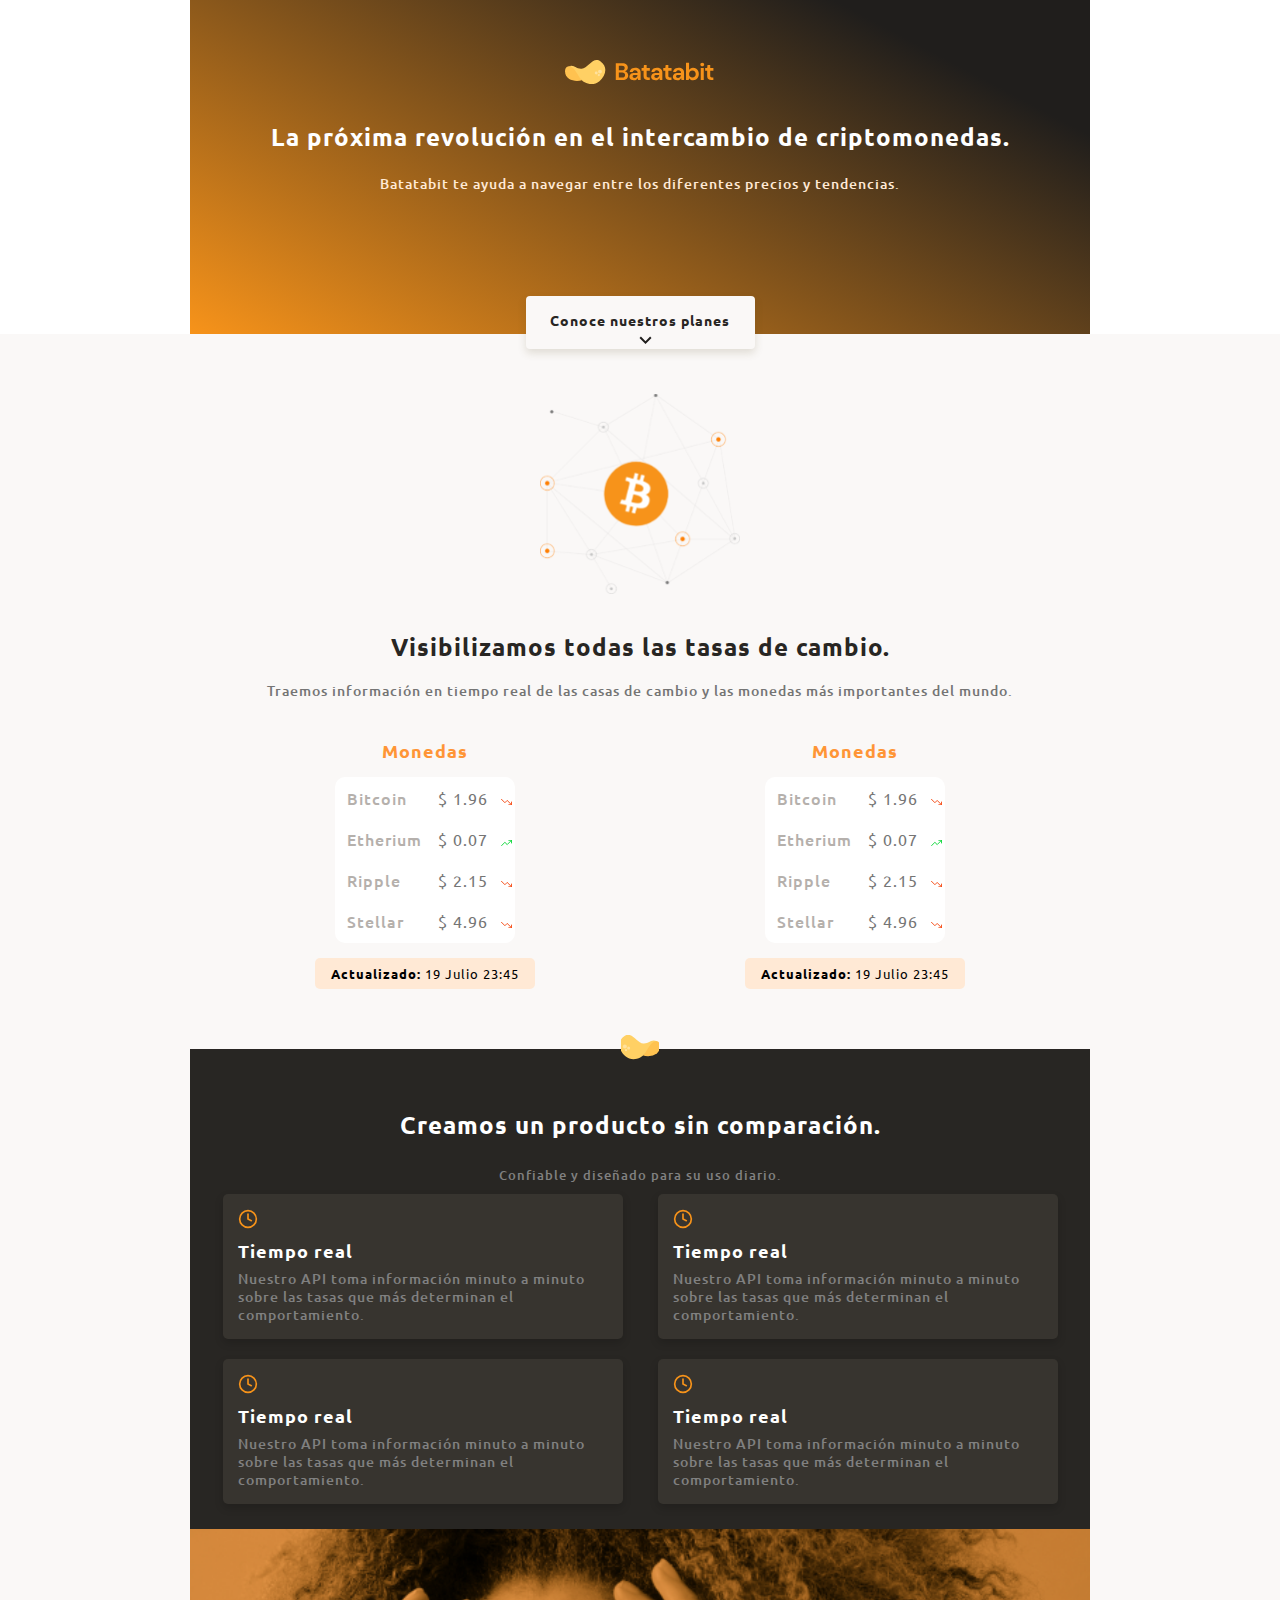
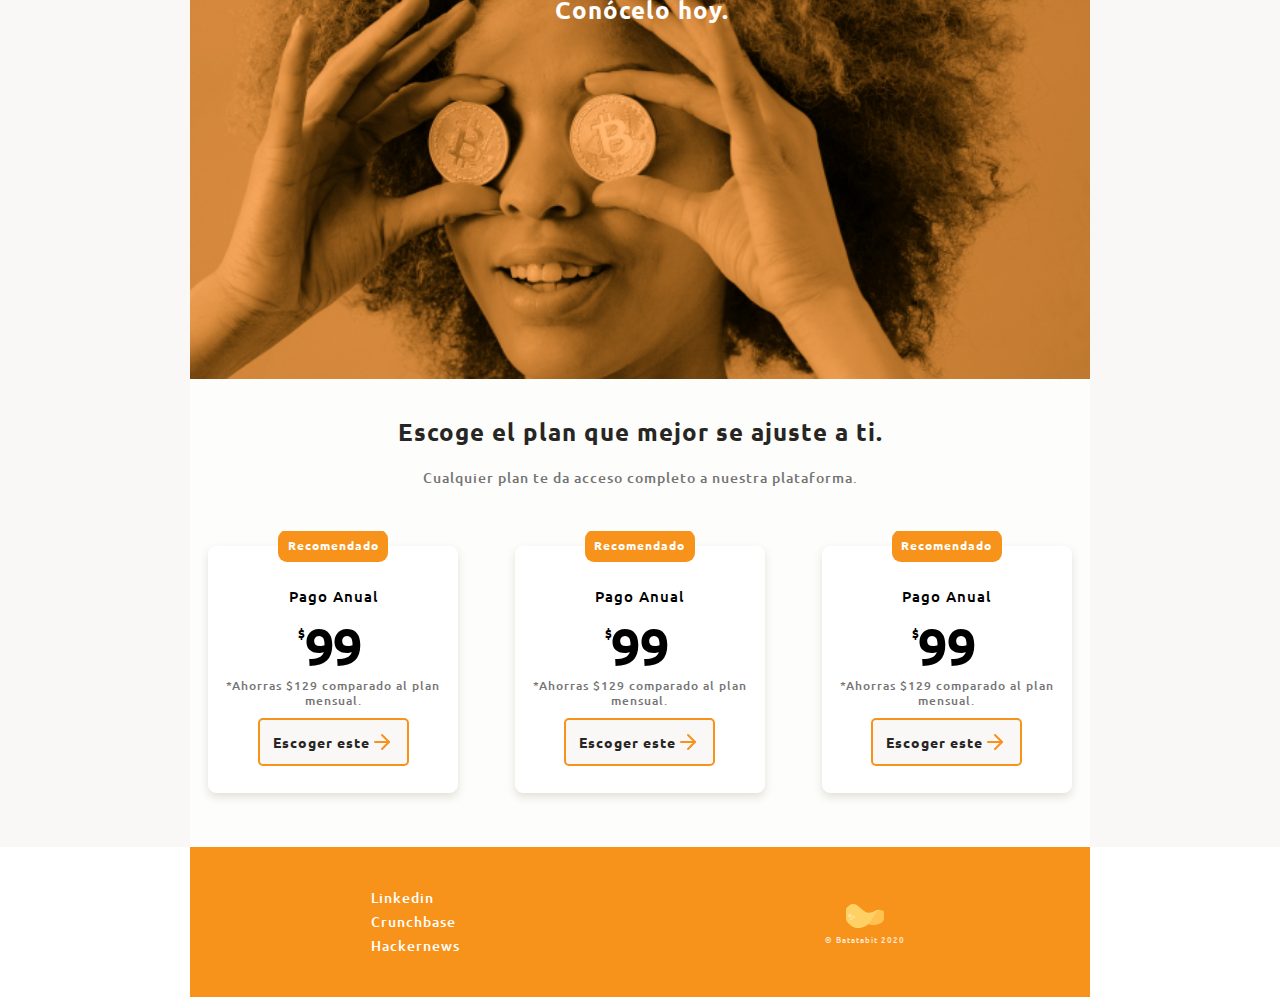
<file: index.html>
<!DOCTYPE html>
<html lang="en">
<head>
    <meta charset="UTF-8">
    <meta http-equiv="X-UA-Compatible" content="IE=edge">
    <meta name="viewport" content="width=device-width, initial-scale=1.0">
    <title>Document</title>
    <link rel="preconnect" href="https://fonts.googleapis.com">
    <link rel="preconnect" href="https://fonts.gstatic.com" crossorigin>
    <link href="https://fonts.googleapis.com/css2?family=Ubuntu:wght@300;400;500;700&display=swap" rel="stylesheet">
    <link rel="stylesheet" href="./css/style.css">
    <link rel="stylesheet" href="/css/tablet.css" media="(min-width: 900px">
</head>
<body>
    <header>
        <img src="./assets/img/logo.svg" alt="">
        <div class="header--title-container">
            <h1>La próxima revolución en el intercambio de criptomonedas.</h1>
            <p>Batatabit te ayuda a navegar entre los diferentes precios y tendencias.</p>
            <a href="" class="header--button">
                Conoce nuestros planes <span></span>
            </a>
        </div>
    </header>
    <main>
        <section class="main-exchange-container">
            <div class="brackgroundImg"></div><!-- imagen de bg -->
            <div class="main-exchange-container--title">
                <h2>Visibilizamos todas las tasas de cambio.</h2>
                <p>Traemos información en tiempo real de las casas de cambio y las monedas más importantes del mundo.</p>
            </div><!-- contenedor de textos -->
            <section class="main-table-container">
                <div class="currency-table-container">
                    <p class="currency-table--title">Monedas</p>
                    <div class="currency-table--table">
                        <table>
                            <tr>
                                <td class="td-left">Bitcoin</td>
                                <td class="td-right">$ 1.96 <span class="down-arrow"></span></td>
                            </tr>
                            <tr>
                                <td class="td-left">Etherium</td>
                                <td class="td-right">$ 0.07 <span class="up-arrow"></span></td>
                            </tr>
                            <tr>
                                <td class="td-left">Ripple</td>
                                <td class="td-right">$ 2.15 <span class="down-arrow"></span></td>
                            </tr>
                            <tr>
                                <td class="td-left">Stellar</td>
                                <td class="td-right">$ 4.96 <span class="down-arrow"></span></td>
                            </tr>
                        </table>
                    </div>
                    <div class="currency-table--botton">
                        <p><span>Actualizado:</span> 19 Julio 23:45</p>
                    </div>
                </div>

                <div class="currency-table-container">
                    <p class="currency-table--title">Monedas</p>
                    <div class="currency-table--table">
                        <table>
                            <tr>
                                <td class="td-left">Bitcoin</td>
                                <td class="td-right">$ 1.96 <span class="down-arrow"></span></td>
                            </tr>
                            <tr>
                                <td class="td-left">Etherium</td>
                                <td class="td-right">$ 0.07 <span class="up-arrow"></span></td>
                            </tr>
                            <tr>
                                <td class="td-left">Ripple</td>
                                <td class="td-right">$ 2.15 <span class="down-arrow"></span></td>
                            </tr>
                            <tr>
                                <td class="td-left">Stellar</td>
                                <td class="td-right">$ 4.96 <span class="down-arrow"></span></td>
                            </tr>
                        </table>
                    </div>
                    <div class="currency-table--botton">
                        <p><span>Actualizado:</span> 19 Julio 23:45</p>
                    </div>
                </div>
                
            </section><!-- contenedor de tablas -->
        
        </section>
        <section class="main-product-detail">
            <span class="product-detail--icon"></span>
            <div class="product-detail--header">
                <p class="header--title">Creamos un producto sin comparación.</p>
                <p class="header--paragraph">Confiable y diseñado para su uso diario.</p>
            </div>
            <section class="cards">
                <div class="cards--real-time">
                    <span class="real-time--icon"></span>
                    <p class="real-time--title">Tiempo real</p>
                    <p class="real-time--paragraph">Nuestro API toma información minuto a minuto sobre las tasas que más determinan el comportamiento.</p>
                </div>
                <div class="cards--real-time">
                    <span class="real-time--icon"></span>
                    <p class="real-time--title">Tiempo real</p>
                    <p class="real-time--paragraph">Nuestro API toma información minuto a minuto sobre las tasas que más determinan el comportamiento.</p>
                </div>
                <div class="cards--real-time">
                    <span class="real-time--icon"></span>
                    <p class="real-time--title">Tiempo real</p>
                    <p class="real-time--paragraph">Nuestro API toma información minuto a minuto sobre las tasas que más determinan el comportamiento.</p>
                </div>
                <div class="cards--real-time">
                    <span class="real-time--icon"></span>
                    <p class="real-time--title">Tiempo real</p>
                    <p class="real-time--paragraph">Nuestro API toma información minuto a minuto sobre las tasas que más determinan el comportamiento.</p>
                </div>
                
            </section>
        </section>
        <section class="comodin">
            <p>Conócelo hoy.</p>
        </section>
        
        <section class="planes-container">
            <div class="planes--header">
                <p class="header--title">Escoge el plan que mejor se ajuste a ti.</p>
                <p class="header--paragraph">Cualquier plan te da acceso completo a nuestra plataforma.</p>
            </div>
            <section class="cards-container">
                <article class="cards--recomendado">
                    <p class="up">Recomendado</p>
                    <p class="recomendado--p1">Pago Anual</p>
                    <p class="recomendado--p2"><span>$</span>99</p>
                    <p class="recomendado--p3">*Ahorras $129 comparado al plan mensual.</p>
                    <p class="down">Escoger este<span></span></p>
                </article>

                <article class="cards--recomendado">
                    <p class="up">Recomendado</p>
                    <p class="recomendado--p1">Pago Anual</p>
                    <p class="recomendado--p2"><span>$</span>99</p>
                    <p class="recomendado--p3">*Ahorras $129 comparado al plan mensual.</p>
                    <p class="down">Escoger este<span></span></p>
                </article>

                <article class="cards--recomendado">
                    <p class="up">Recomendado</p>
                    <p class="recomendado--p1">Pago Anual</p>
                    <p class="recomendado--p2"><span>$</span>99</p>
                    <p class="recomendado--p3">*Ahorras $129 comparado al plan mensual.</p>
                    <p class="down">Escoger este<span></span></p>
                </article>
            </section>
        </section>
    </main>
    <footer class="footer">
        <div class="footer--left">
            <ul>
                <li>Linkedin</li>
                <li>Crunchbase</li>
                <li>Hackernews</li>
            </ul>
        </div>
        <div class="footer--right">
            <span class="right--logo"></span>
            <p class="right--paragraph">® Batatabit 2020</p>
        </div>
    </footer>
</body>
</html>
</file>
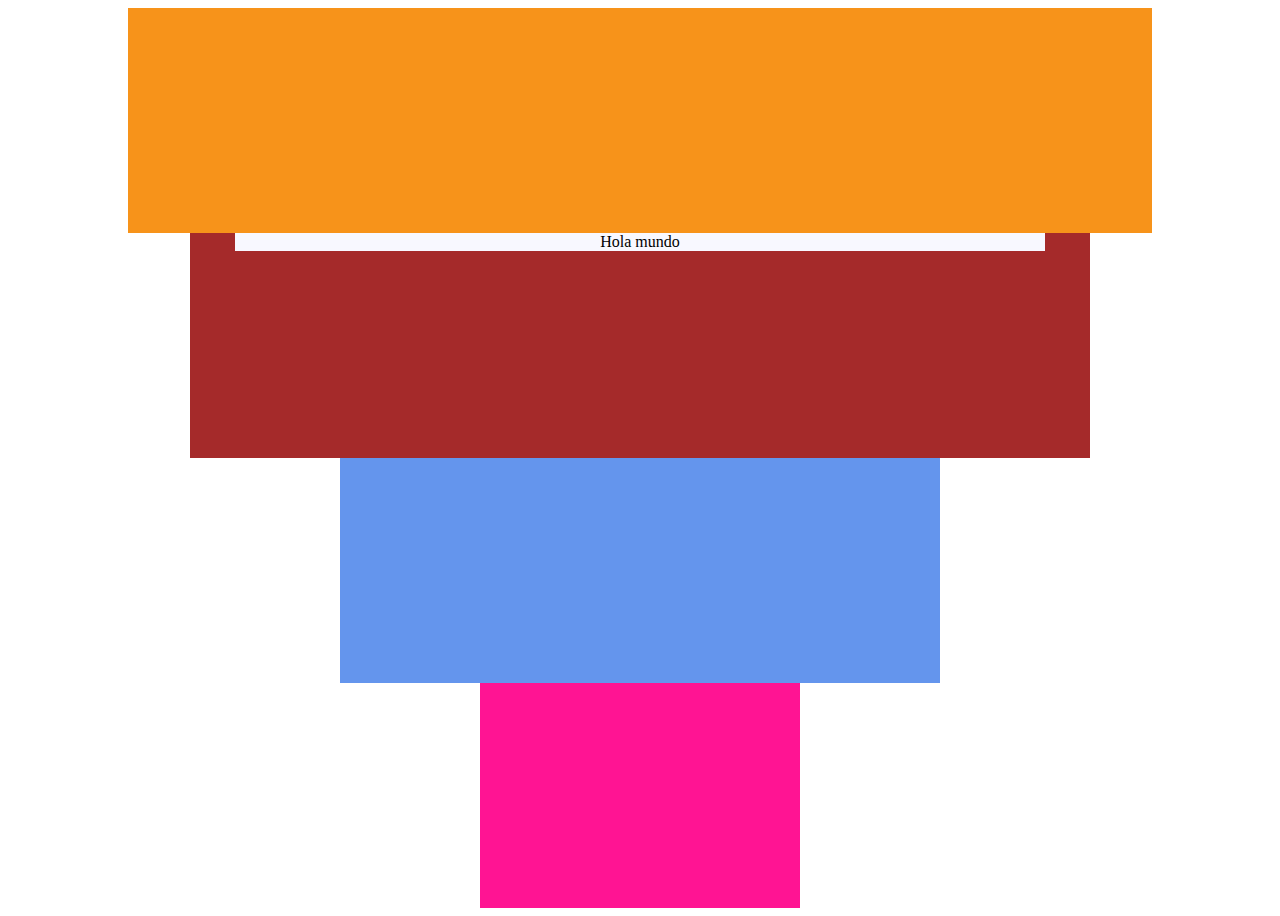
<file: test.html>
<!DOCTYPE html>
<html lang="en">
<head>
    <meta charset="UTF-8">
    <meta http-equiv="X-UA-Compatible" content="IE=edge">
    <meta name="viewport" content="width=device-width, initial-scale=1.0">
    <title>test</title>
    <link rel="stylesheet" href="/css/test.css">
</head>
<body>
    <section class="s uno"></section>
    <section class="s dos">
        <p>Hola mundo</p>
    </section>
    <section class="s tres"></section>
    <section class="s cuatro"></section>
</body>
</html>
</file>
<file: css/style.css>
/* 
COMO LLAMAR A LAS FUENTES AGREGADAS
font-family: 'Ubuntu', sans-serif; 
*/

/*
CONVENCIONALIDADES: COSAS EN LAS QUE TODOS LOS DESARROLLADORES SE HAN PUESTO DE ACUERDO

-> ORDEN EN EL QUE SE APLICAN LOS ESTILOS
    1. Todo lo relacionado con posicionamiento
    2. Todo lo que tiene que ver con el modelo de caja (BOX MODEL)
    3. Todolo que tiene que ver con tipografia 
        fuente
        tamaño de fuente
        tipo de fuente
    4. Temas visuales
        shadow box
        border redius
    5. Otros (miselanius).
*/
            /* PLANTILLA */
    /* 1.Position */
    /* 2.Typography */
    /* 3.box-model */
    /* 4.visual styles */
    /* 5.Otros */

:root{
    /* colores */
    --bitcoin-orange: #f7931a;
    --soft-orange: #ffe9d5;
    --secondary-blue: #1a9af7;
    --soft-blue: #e7f5ff;
    --warm-black: #282623;
    --black: #201e1c;
    --off-white: #faf8f7;
    --just-white: #fff;
    --grey: #bababa;
}

*{
    box-sizing: border-box;
    margin: 0;
    padding: 0;
}

html{
    font-size: 62.5%;
    font-family: 'Ubuntu', sans-serif;
    letter-spacing: 1px;
}

header{
/* 1.Posit - 2.Tipogra - 3.box-m - 4.visual - 5.Otros */
    position: relative; /* para poder posicionar el boton de mas abajo entre las dos secciones */
    display: flex;
    flex-direction: column; /* muestra en forma de columna todos los elementos hijos */
    justify-content: center; /* centra el contenido de arriba hacia abajo */
    width: 100%;
    min-width: 320px;
    max-width: 900px;
    margin: 0 auto;
    height: 334px;
    /* text-align: center; */ /* centra SOLO lo que es texto */
    /* align-items: center; */ /* centra los elementos pero no justifica el texto al centro */
    /* text-align: center; */
    background: linear-gradient(207.8deg, #201E1C 16.69%, #F7931A 100%); ;
}

header img{
    /* 1.Posit */
    width: 150px;
    height: 24px;
    margin-top: 60px;
    align-self: center;/* (ESTA ES UNA PROPIEDAD DE FLEX) cuando el elemento padre ya esta aplicando un centrado hay que usar el align-self para ser mas espesifico y forzar el centrado de este elemento */
    /* 2.Tipogra */
    /* 3.box-m */
    /* 4.visual */
    /* 5.Otros */
}

.header--title-container{
    /* 1.Position */
    width: 90%;
    min-width: 288px;
    max-width: 900px;
    height: 218px; /* auto */;
    margin-top: 40px;
    /* margin: 0 auto; */
    text-align: center;
    align-self: center;
    /* 2.Typography */
        
    /* 3.box-model */
    /* 4.visual styles */
    /* 5.Otros */ 
}

.header--title-container h1{
    /* 1.Position */
        
    /* 2.Typography */
    font-size: 2.4rem;
    font-weight: bold;
    line-height: 2.6rem;
    color: var(--just-white);
    /* 3.box-model */
    /* 4.visual styles */
    /* 5.Otros */
}

.header--title-container p{
    /* 1.Position */
    /* 2.Typography */
    font-size: 1.4rem;
    font-weight: 500;
    line-height: 1.8rem;
    /* 3.box-model */
    margin-top: 25px;
    /* 4.visual styles */
    color: var(--soft-orange);
    /* 5.Otros */ 
    }

header .header--button{
    /* 1.Position */
    position: absolute;
    bottom: -15px;
    left: calc(50% - 114.5px);
    width: 229px;
    height: 53px;
    /* 2.Typography */
    font-weight: bold;
    font-size: 1.4rem;
    line-height: 1.8rem;
    /* 3.box-model */
    padding: 15px;
    /* 4.visual styles */
    display: inline-block;
    background-color: #FAF8F7;
    border: none;
    border-radius: 4px;
    text-decoration: none;
    box-shadow: 0px 4px 8px rgba(89, 73, 30, 0.16);
    color: var(--warm-black);
    /* 5.Otros */        
}

header .header--button span{
    /* 1.Position */
    display: inline-block;
    width: 13px;
    height: 8px;
    /* background-size: cover;
    background-position: center;
    background-repeat: no-repeat; */
    margin-left: 10px;
    background-image: url('../assets/icons/down-arrow.svg');
    /* 2.Typography */
    /* 3.box-model */
    /* 4.visual styles */
    /* 5.Otros */        
    }

main{
    width: 100%;
    height: auto;
    background-color: var(--off-white);
    /* min-width: 320px; */
}

.main-exchange-container{
    /* 1.Position */
    /* 2.Typography */
    /* 3.box-model */
    width: 100%;
    min-width: 320px;
    max-width: 900px;
    margin: 0 auto;
    /* min-width: 320px; */
    height: auto;
    padding: 20px;
    /* display: flex; */
    /* flex-direction: column; */
    background-color: var(--off-white);
    /* 4.visual styles */
    /* 5.Otros */
    text-align: center;
}

.main-exchange-container .brackgroundImg{
    /* 1.Position */
    /* display: inline-block; */
    width: 200px;
    height: 200px;
    background-image: url('../assets/img/Bitcoin.svg');
    background-size: cover;
    background-repeat: no-repeat;
    background-position: center;
    margin: 0 auto;
    /* align-self: center; */
    margin-top: 40px;
    margin-bottom: 40px;
    /* border: 2px black solid; */
    /* 2.Typography */
    /* 3.box-model */
    /* 4.visual styles */
    /* 5.Otros */
}

.main-exchange-container--title{
    width: 90%; /* Esto sirve para dejar espacio a ambos lados y que el texto no se pegue a los costados */
    min-width: 288px;
    max-width: 900px;
    margin: 0 auto;
}

.main-exchange-container--title h2{
    font-size: 2.4rem;
    font-weight: 700;
    line-height: 2.6rem;
    color: var(--warm-black);
}

.main-exchange-container--title p{
    font-size: 1.4rem;
    font-weight: 500;
    line-height: 1.6rem;
    color: #757575;
    margin-top: 23px;
}
.main-exchange-container .main-table-container .currency-table-container
.currency-table--title
{
    font-size: 1.8rem;
    line-height: 2.3rem;
    font-weight: bold;
    color: #FF9536;
}

.main-exchange-container .main-table-container .currency-table-container
{
    margin-top: 50px;
    margin-bottom: 30px;
}

.main-exchange-container .main-table-container .currency-table-container
.currency-table--table table
{
    margin: 15px auto;
    width: 180px;
    border: 2px;
    border-radius: 10px;
    background-color: #FFFFFF;
}

.main-exchange-container .main-table-container .currency-table-container
.currency-table--table table .td-left{
    font-weight: 500;
    font-size: 1.6rem;
    line-height: 1.9rem;
    color: #B5B0AC;
    text-align: left;
    padding: 10px;
}

.main-exchange-container .main-table-container .currency-table-container
.currency-table--table table .td-right
{
    font-size: 1.6rem;
    line-height: 1.7rem;
    color: #757575;
}

.main-exchange-container .main-table-container .currency-table-container
.currency-table--table table .up-arrow{
    display: inline-block;
    background-image: url('/assets/icons/trending-up.svg');
    width: 11px;
    height: 6px;
    background-size: cover;
    background-position: center;
    background-repeat: no-repeat;
    margin-left: 8px;
}

.main-exchange-container .main-table-container .currency-table-container
.currency-table--table table .down-arrow{
    display: inline-block;
    background-image: url('/assets/icons/trending-down.svg');
    width: 11px;
    height: 6px;
    background-size: cover;
    background-position: center;
    background-repeat: no-repeat;
    margin-left: 8px;
}

.main-exchange-container .main-table-container .currency-table-container
.currency-table--botton{
    height: 31px;
    width: 220px;
    background-color: var(--soft-orange);
    padding-top: 8px;
    margin: 0 auto;
    border-radius: 5px;

}
.main-exchange-container .main-table-container .currency-table-container
.currency-table--botton p{
    font-size: 1.3rem;
    line-height: 1.5rem;
}
.main-exchange-container .main-table-container .currency-table-container
.currency-table--botton span{
    font-weight: 700;
}

/* AQUI COMIENZA SECCION PRODUCT DETAIL */
.main-product-detail{
    position: relative;
    width: 100%;
    min-width: 320px;
    /* max-width: 900px;
    margin: 0 auto; */
    background-color: var(--warm-black);
    padding: 15px;
}
.main-product-detail .product-detail--icon{
    position: absolute;
    left: calc(50% - 38px/2);
    top: -14px;
    display: inline-block;
    background-image: url('/assets/icons/batata.svg');
    width: 38px;
    height: 24.5px;
    background-size: cover;
    background-repeat: no-repeat;
    background-position: center;
}

.main-product-detail .product-detail--header .header--title{
    text-align: center;
    margin: 0 auto;
    font-size: 2.4rem;
    line-height: 2.3rem;
    font-weight: 700;
    color: var(--just-white);

    margin-top: 49px;
}

.main-product-detail .product-detail--header .header--paragraph{
    text-align: center;
    margin: 0 auto;
    font-size: 1.3rem;
    line-height: 1.8rem;
    font-weight: 500;
    color: #808080;
    margin-top: 30px;
}
.main-product-detail .cards .cards--real-time
{
    background-color: #37342f;
    box-shadow: 0px 4px 8px rgba(0, 0, 0, 0.16);
    border-radius: 5px;
    padding: 15px;
    margin: 10px auto;
    min-width: 260px;
    max-width: 400px;
}
.main-product-detail .cards .cards--real-time .real-time--icon
{
    display: inline-block;
    background-image: url('/assets/icons/clock.svg');
    width: 20px;
    height: 20px;
    background-size: cover;
    background-repeat: no-repeat;
    background-position: center;
}
.main-product-detail .cards .cards--real-time .real-time--title
{
    font-weight: 700;
    font-size: 1.8rem;
    line-height: 1.8rem;
    color: var(--just-white);
    padding: 10px 0;
}

.main-product-detail .cards .cards--real-time .real-time--paragraph
{
    font-weight: 500;
    font-size: 1.4rem;
    line-height: 1.8rem;
    color: #808080;
}
/* ################ SECCION COMODIN ############# */
.comodin{
    position: relative;
    width: 100%;
    min-width: 320px;
    max-width: 900px;
    margin: 0 auto;
    height: 50vh;
    background-image: url('/assets/img/bitcoinbaby2x.png');
    background-size: cover;
    background-repeat: no-repeat;
    background-position: center;
}

.comodin p{
    position: absolute;
    font-size: 2.4rem;
    font-weight: 700;
    line-height: 2.6rem;
    color: var(--just-white);
    text-align: center;
    left: calc(50% - 170.92px/2);
    top: calc(15%);
}

/* ############### SECCION PLANES ############ */
.planes-container{
    width: 100%;
    min-width: 320px;
    max-width: 900px;
    margin: 0  auto;
    height: auto;
    background-color: #ffffffa8;
}
.planes-container .planes--header .header--title{
    font-size: 2.4rem;
    line-height: 2.6rem;
    font-weight: 700; /* invalid property */
    color: var(--warm-black);
    width: 90%;
    text-align: center;
    margin: 0   auto;
    padding-top: 40px;
}
.planes-container .planes--header .header--paragraph{
    font-size: 1.4rem;
    font-weight: 500;
    line-height: 1.8rem;
    text-align: center;
    color: #757575;
    /* margin: 24px 0 44px 0; */
    width: 90%;
    margin: 24px auto 44px auto;
}

.planes-container .cards-container{
    /* CONTENEDOR DE LAS CARDS */
    display: flex;
    height: 316px;
    overflow: scroll;
    overscroll-behavior-x: contain;
    scroll-snap-type: x proximity;
    gap: 20px;

}

.planes-container .cards-container .cards--recomendado
{
    scroll-snap-align: center;/* parte del scroll horizontal */
    /* width: 190px; */
    width: 70%; /* xq va creciendo con el contenido */
    min-width: 190px; /* tiene que se mas pequeño que 230px */
    max-width: 250px;/* mas grande se ve feo */
    height: 247px;
    border: var(--just-white) solid 1px;
    position: relative;
    margin: 15px auto;
    background-color: var(--just-white);
    box-shadow: 0px 4px 8px rgba(89, 73, 30, 0.16);
    border-radius: 8px;
}

.planes-container .cards-container .cards--recomendado .up{
    position: absolute;
    background-color: var(--bitcoin-orange);
    width: 110px;
    height: 32px;
    color: var(--just-white);
    font-size: 1.2rem;
    line-height: 1.5rem;
    font-weight: bold;
    text-align: center;
    border-radius: 9px;
    padding-top: 8px;
    left: calc(50% - 110px/2);
    top: -17px;
}
.planes-container .cards-container .cards--recomendado .recomendado--p1{
    font-size: 1.5rem;
    font-weight: 500;
    line-height: 1.8rem;
    color: #000000;
    margin-top: 30px;
    text-align: center;
    padding: 10px 0 ;
}
.planes-container .cards-container .cards--recomendado .recomendado--p2{
    font-weight: bold;
    font-size: 5.2rem;
    line-height: 6.3rem;
    color: #000000;
    letter-spacing: -1.5px;
    position: relative;
    text-align: center;
}
.planes-container .cards-container .cards--recomendado .recomendado--p2 span{
    font-weight: bold;
    font-size: 1.2rem;
    line-height: 1.5rem;
    position: absolute;
    top: 11px;
    left: calc(50% - 35px);
}

.planes-container .cards-container .cards--recomendado .recomendado--p3{
    width: 90%;
    margin: 0 auto;
    font-weight: 500;
    font-size: 1.2rem;
    line-height: 1.5rem;
    color: #000000;
    text-align: center;
    color: #757575;
    padding-bottom: 10px;
}

.planes-container .cards-container .cards--recomendado .down{
    display: flex;
    background-color: var(--off-white);
    border: solid 2px var(--bitcoin-orange);
    width: 151px;
    height: 48px;
    border-radius: 5px;
    margin: 0 auto;
    font-weight: 700;
    font-size: 1.4rem;
    color: var(--warm-black);
    justify-content: center;
    align-items: center;

}
.planes-container .cards-container .cards--recomendado .down span{
    display: inline-block;
    background-image: url('/assets/icons/orange-right-arrow.svg');
    width: 24px;
    height: 24px;
    background-size:cover;
    background-repeat: no-repeat;
    background-position: center;
}

/* #################FOOTER########## */
.footer{
    display: flex;
    width: 100%;
    min-width: 320px;
    max-width: 900px;
    margin: 0 auto;
    height: 150px;
    background-color: var(--bitcoin-orange);
    /* padding: 40px; */
}
.footer .footer--left{
    width: 50%;
    
    color: var(--just-white);
    display: flex;
    flex-direction: column;
    justify-content: center;
    align-items: center;
}
.footer .footer--left ul{
    font-size: 1.4rem;
    font-weight: 500;
    line-height: 1.8rem;
    list-style: none;
}
.footer .footer--left ul li{
    padding: 3px;
}
.footer .footer--right{
    width: 50%;
    display: flex;
    flex-direction: column;
    justify-content: center;
    align-items: center;
}

.footer .footer--right .right--logo{
    display: inline-block;
    background-image: url('/assets//icons/batata.svg');
    width: 38px;
    height: 25px;
    background-position: center;
    background-size: cover;
    background-repeat: no-repeat;
    margin-bottom: 10px;
}
.footer .footer--right .right--paragraph{
    color: var(--soft-orange);
    font-size: 0.8rem;
    font-weight: 500;
    line-height: 1.8px;
}
</file>
<file: css/tablet.css>
.main-product-detail .cards{
    display: flex;
    flex-wrap: wrap;
    
}

.main-product-detail
{
    max-width: 900px;
    margin: 0 auto;
}

.main-table-container
{
    display: flex;
    flex-wrap: wrap;
}
.main-exchange-container .main-table-container .currency-table-container
{
    margin: 40px auto;
}
</file>
<file: css/test.css>
/*########################################*/

.s{
    width: 100%;
    height: 25vh;
    min-width: 320px;
    margin: 0 auto;

}
.uno{
    background-color: #f7931a;
    max-width: 1024px;
}

.dos{
    background-color: brown;
    text-align: center;
    max-width: 900px;
}
.dos p{
    width: 90%;
    background-color: ghostwhite;
    margin: 0  auto;
}
.tres{
    background-color: cornflowerblue;
    max-width: 600px;
}
.cuatro{
    background-color: deeppink;
    max-width: 300px;
}
</file>
